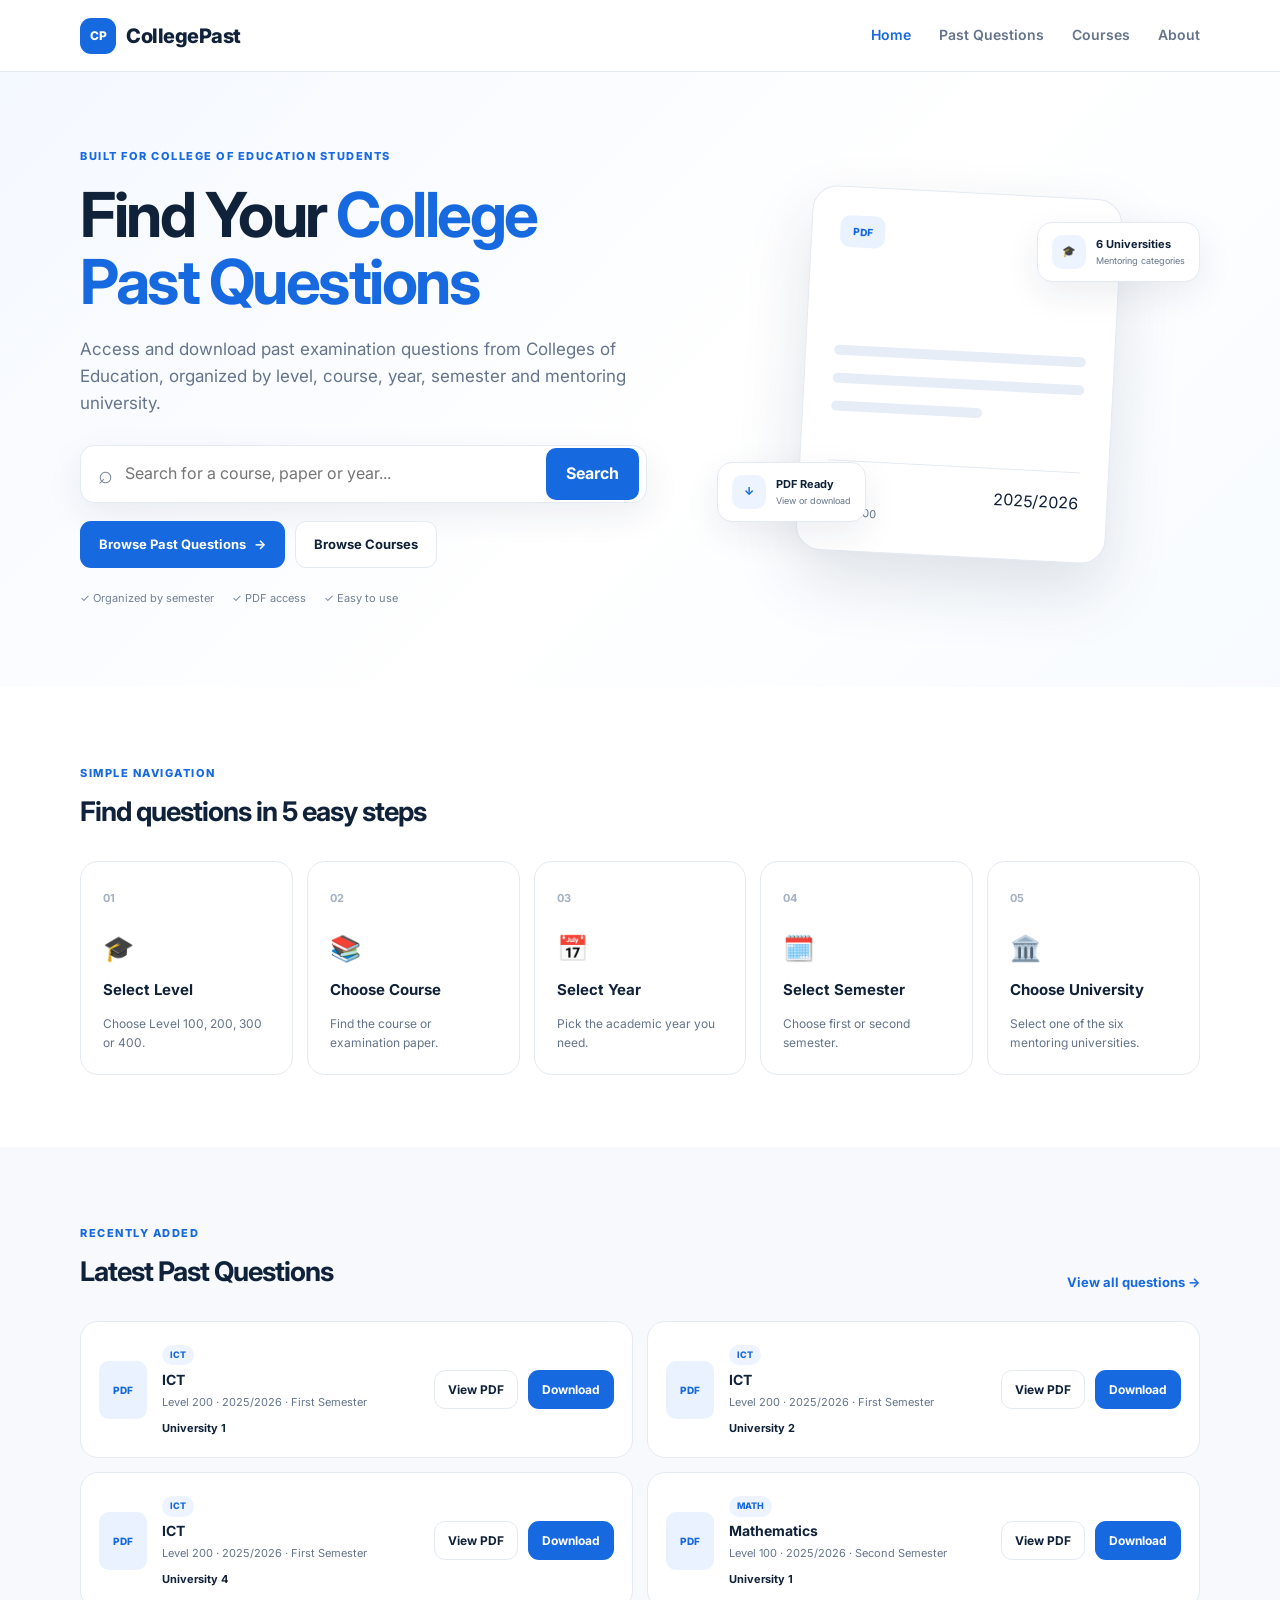
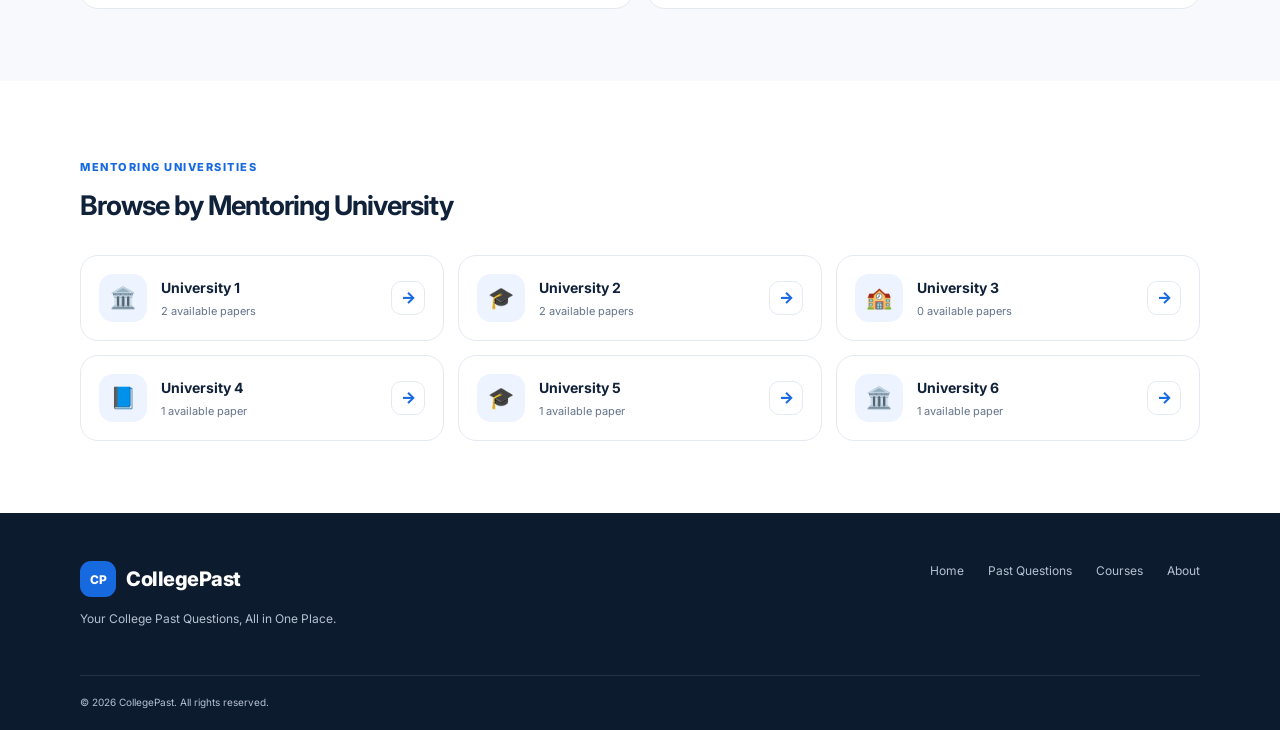
<file: index.html>
<!DOCTYPE html>
<html lang="en">
<head>
  <meta charset="UTF-8">
  <meta name="viewport" content="width=device-width, initial-scale=1.0">
  <meta name="description" content="CollegePast - College of Education past examination questions in Ghana.">
  <title>CollegePast — College Past Questions</title>
  <link rel="preconnect" href="https://fonts.googleapis.com">
  <link rel="preconnect" href="https://fonts.gstatic.com" crossorigin>
  <link href="https://fonts.googleapis.com/css2?family=Inter:wght@400;500;600;700;800&display=swap" rel="stylesheet">
  <link rel="stylesheet" href="assets/css/style.css">
</head>
<body data-page="home">
  <header class="site-header">
    <nav class="navbar container">
      <a class="brand" href="index.html"><span class="brand-mark">CP</span><span>CollegePast</span></a>
      <button class="menu-toggle" aria-label="Open menu" aria-expanded="false"><span></span><span></span><span></span></button>
      <div class="nav-links">
        <a class="active" href="index.html">Home</a>
        <a href="browse.html">Past Questions</a>
        <a href="courses.html">Courses</a>
        <a href="about.html">About</a>
      </div>
    </nav>
  </header>

  <main>
    <section class="hero">
      <div class="container hero-grid">
        <div class="hero-copy">
          <span class="eyebrow">Built for College of Education students</span>
          <h1>Find Your <span>College Past Questions</span></h1>
          <p>Access and download past examination questions from Colleges of Education, organized by level, course, year, semester and mentoring university.</p>
          <form class="search-box" action="search.html">
            <span class="search-icon">⌕</span>
            <input name="q" placeholder="Search for a course, paper or year..." aria-label="Search">
            <button type="submit">Search</button>
          </form>
          <div class="hero-actions">
            <a class="btn btn-primary" href="browse.html">Browse Past Questions <span>→</span></a>
            <a class="btn btn-secondary" href="courses.html">Browse Courses</a>
          </div>
          <div class="trust-row"><span>✓ Organized by semester</span><span>✓ PDF access</span><span>✓ Easy to use</span></div>
        </div>
        <div class="hero-visual">
          <div class="hero-card main">
            <div class="visual-top"><span class="pdf-badge">PDF</span><span class="dots">•••</span></div>
            <div class="document-lines"><i></i><i></i><i class="short"></i></div>
            <div class="visual-meta"><div><strong>ICT</strong><small>Level 200</small></div><span>2025/2026</span></div>
          </div>
          <div class="floating-card university-float"><span class="icon-box">🎓</span><div><strong>6 Universities</strong><small>Mentoring categories</small></div></div>
          <div class="floating-card download-float"><span class="icon-box">↓</span><div><strong>PDF Ready</strong><small>View or download</small></div></div>
        </div>
      </div>
    </section>

    <section class="section">
      <div class="container">
        <div class="section-heading"><div><span class="eyebrow">Simple navigation</span><h2>Find questions in 5 easy steps</h2></div></div>
        <div class="steps-grid">
          <div class="step"><b>01</b><span>🎓</span><h3>Select Level</h3><p>Choose Level 100, 200, 300 or 400.</p></div>
          <div class="step"><b>02</b><span>📚</span><h3>Choose Course</h3><p>Find the course or examination paper.</p></div>
          <div class="step"><b>03</b><span>📅</span><h3>Select Year</h3><p>Pick the academic year you need.</p></div>
          <div class="step"><b>04</b><span>🗓️</span><h3>Select Semester</h3><p>Choose first or second semester.</p></div>
          <div class="step"><b>05</b><span>🏛️</span><h3>Choose University</h3><p>Select one of the six mentoring universities.</p></div>
        </div>
      </div>
    </section>

    <section class="section section-muted">
      <div class="container">
        <div class="section-heading"><div><span class="eyebrow">Recently added</span><h2>Latest Past Questions</h2></div><a class="text-link" href="browse.html">View all questions →</a></div>
        <div id="latestQuestions" class="cards-grid"></div>
      </div>
    </section>

    <section class="section">
      <div class="container">
        <div class="section-heading"><div><span class="eyebrow">Mentoring universities</span><h2>Browse by Mentoring University</h2></div></div>
        <div id="homeUniversities" class="university-grid"></div>
      </div>
    </section>
  </main>

  <footer class="footer"><div class="container footer-grid"><div><a class="brand footer-brand" href="index.html"><span class="brand-mark">CP</span><span>CollegePast</span></a><p>Your College Past Questions, All in One Place.</p></div><div class="footer-links"><a href="index.html">Home</a><a href="browse.html">Past Questions</a><a href="courses.html">Courses</a><a href="about.html">About</a></div></div><div class="container copyright">© 2026 CollegePast. All rights reserved.</div></footer>
  <script src="assets/js/data.js"></script><script src="assets/js/app.js"></script>
</body>
</html>
</file>
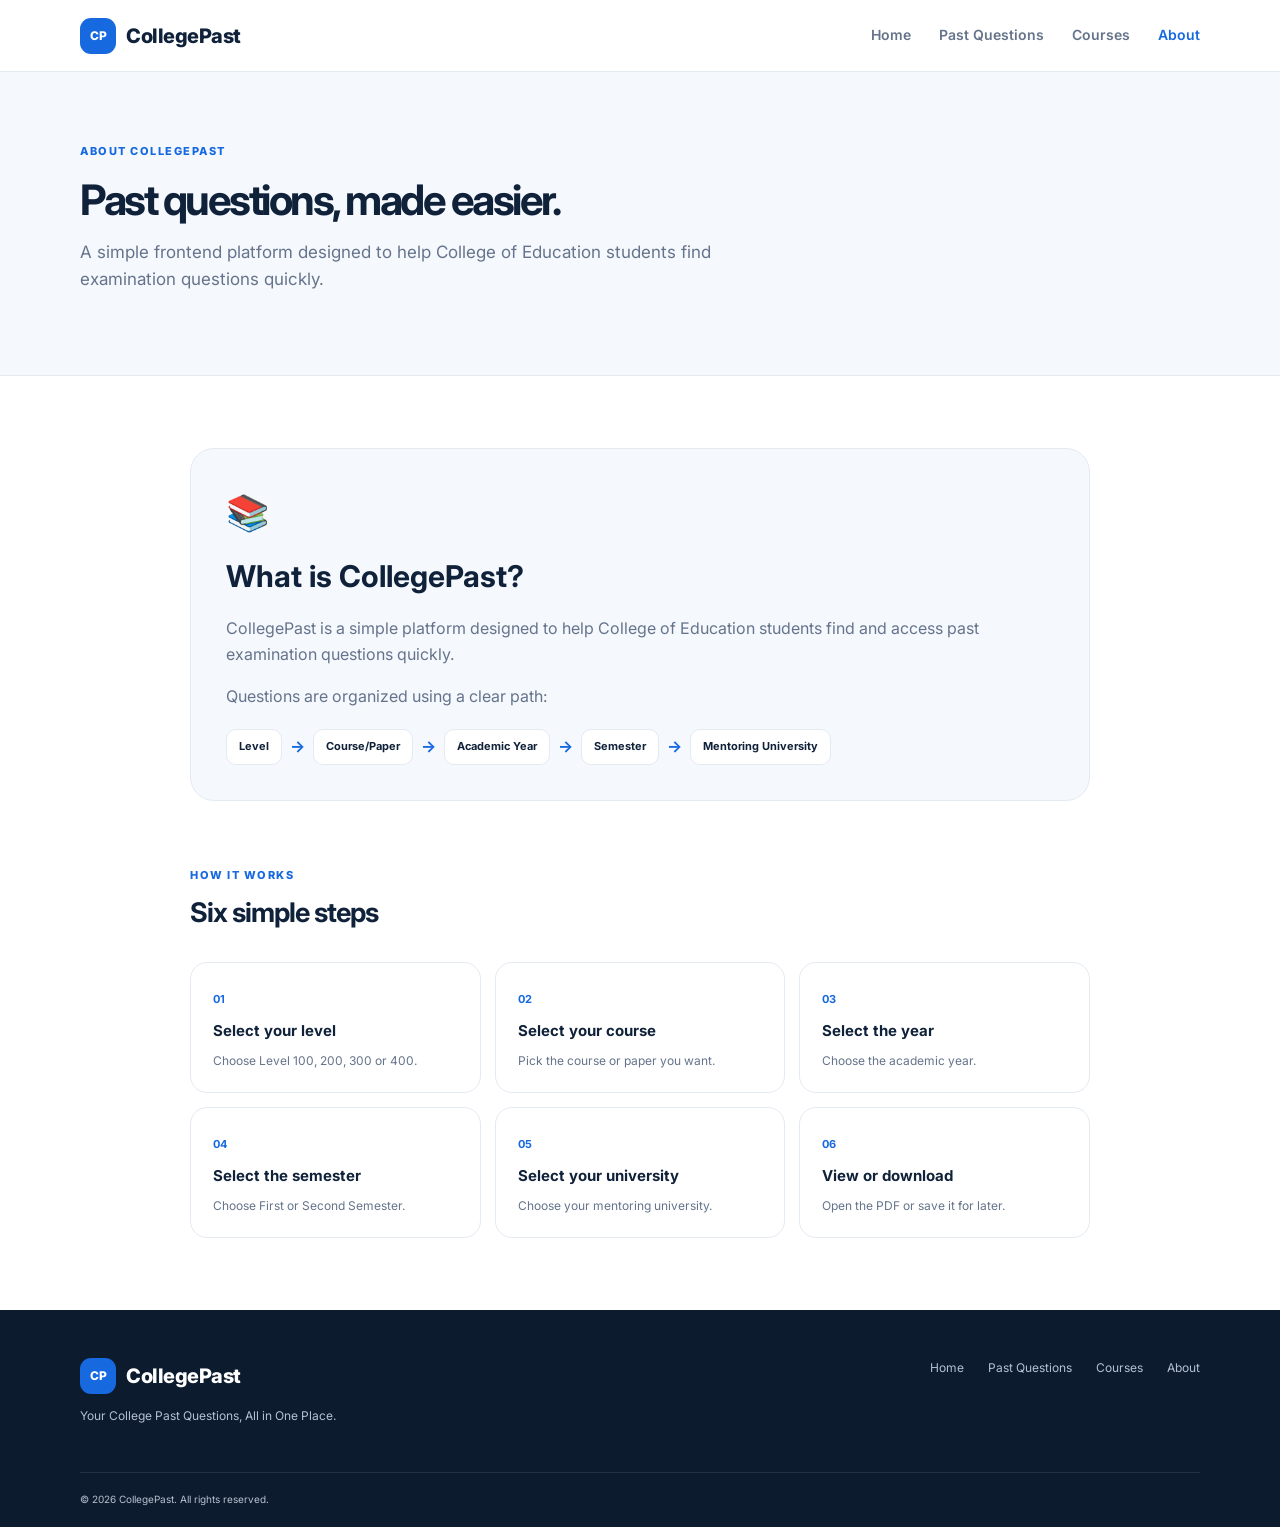
<file: about.html>
<!DOCTYPE html>
<html lang="en"><head><meta charset="UTF-8"><meta name="viewport" content="width=device-width, initial-scale=1.0"><title>About — CollegePast</title><link rel="preconnect" href="https://fonts.googleapis.com"><link rel="preconnect" href="https://fonts.gstatic.com" crossorigin><link href="https://fonts.googleapis.com/css2?family=Inter:wght@400;500;600;700;800&display=swap" rel="stylesheet"><link rel="stylesheet" href="assets/css/style.css"></head>
<body data-page="about"><header class="site-header"><nav class="navbar container"><a class="brand" href="index.html"><span class="brand-mark">CP</span><span>CollegePast</span></a><button class="menu-toggle" aria-label="Open menu"><span></span><span></span><span></span></button><div class="nav-links"><a href="index.html">Home</a><a href="browse.html">Past Questions</a><a href="courses.html">Courses</a><a class="active" href="about.html">About</a></div></nav></header>
<main><section class="page-hero"><div class="container"><span class="eyebrow">About CollegePast</span><h1>Past questions, made easier.</h1><p>A simple frontend platform designed to help College of Education students find examination questions quickly.</p></div></section>
<section class="section"><div class="container narrow"><div class="about-panel"><span class="big-icon">📚</span><h2>What is CollegePast?</h2><p>CollegePast is a simple platform designed to help College of Education students find and access past examination questions quickly.</p><p>Questions are organized using a clear path:</p><div class="flow"><span>Level</span><b>→</b><span>Course/Paper</span><b>→</b><span>Academic Year</span><b>→</b><span>Semester</span><b>→</b><span>Mentoring University</span></div></div>
<div class="section-heading inner-heading"><div><span class="eyebrow">How it works</span><h2>Six simple steps</h2></div></div><div class="how-grid"><div><b>01</b><h3>Select your level</h3><p>Choose Level 100, 200, 300 or 400.</p></div><div><b>02</b><h3>Select your course</h3><p>Pick the course or paper you want.</p></div><div><b>03</b><h3>Select the year</h3><p>Choose the academic year.</p></div><div><b>04</b><h3>Select the semester</h3><p>Choose First or Second Semester.</p></div><div><b>05</b><h3>Select your university</h3><p>Choose your mentoring university.</p></div><div><b>06</b><h3>View or download</h3><p>Open the PDF or save it for later.</p></div></div></div></section></main>
<footer class="footer"><div class="container footer-grid"><div><a class="brand footer-brand" href="index.html"><span class="brand-mark">CP</span><span>CollegePast</span></a><p>Your College Past Questions, All in One Place.</p></div><div class="footer-links"><a href="index.html">Home</a><a href="browse.html">Past Questions</a><a href="courses.html">Courses</a><a href="about.html">About</a></div></div><div class="container copyright">© 2026 CollegePast. All rights reserved.</div></footer><script src="assets/js/app.js"></script></body></html>
</file>
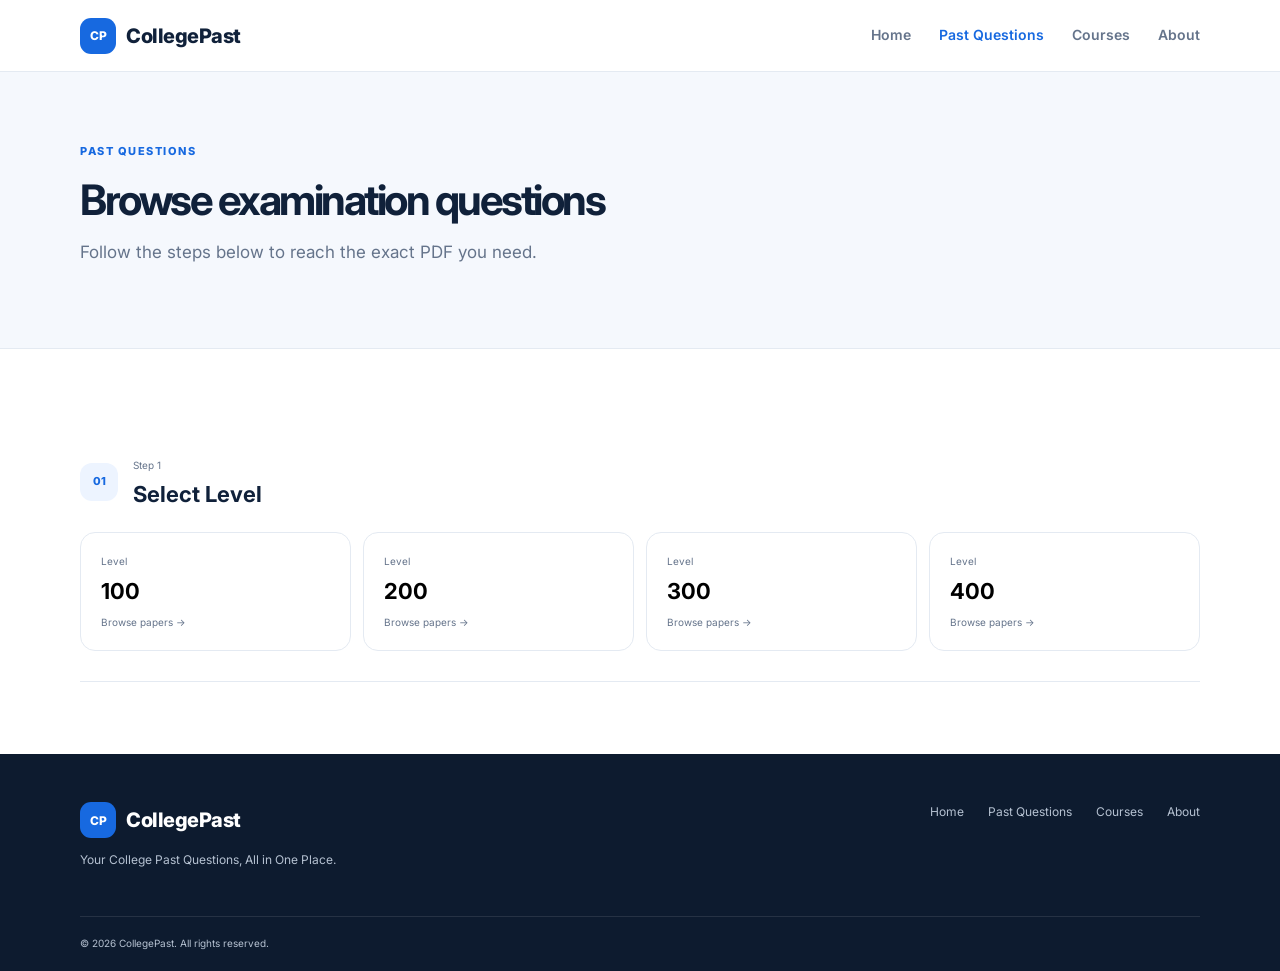
<file: browse.html>
<!DOCTYPE html>
<html lang="en"><head>
<meta charset="UTF-8"><meta name="viewport" content="width=device-width, initial-scale=1.0">
<title>Browse Past Questions — CollegePast</title><link rel="preconnect" href="https://fonts.googleapis.com"><link rel="preconnect" href="https://fonts.gstatic.com" crossorigin><link href="https://fonts.googleapis.com/css2?family=Inter:wght@400;500;600;700;800&display=swap" rel="stylesheet"><link rel="stylesheet" href="assets/css/style.css">
</head><body data-page="browse">
<header class="site-header"><nav class="navbar container"><a class="brand" href="index.html"><span class="brand-mark">CP</span><span>CollegePast</span></a><button class="menu-toggle" aria-label="Open menu"><span></span><span></span><span></span></button><div class="nav-links"><a href="index.html">Home</a><a class="active" href="browse.html">Past Questions</a><a href="courses.html">Courses</a><a href="about.html">About</a></div></nav></header>
<main><section class="page-hero"><div class="container"><span class="eyebrow">Past Questions</span><h1>Browse examination questions</h1><p>Follow the steps below to reach the exact PDF you need.</p></div></section>
<section class="section"><div class="container">
<div class="browse-step"><div class="step-title"><span>01</span><div><small>Step 1</small><h2>Select Level</h2></div></div><div id="levels" class="option-grid"></div></div>
<div id="courseStep" class="browse-step hidden"><div class="step-title"><span>02</span><div><small>Step 2</small><h2>Select Course / Paper</h2></div></div><div id="browseCourses" class="cards-grid"></div></div>
<div id="yearStep" class="browse-step hidden"><div class="step-title"><span>03</span><div><small>Step 3</small><h2>Select Academic Year</h2></div></div><div id="years" class="option-grid"></div></div>
<div id="semesterStep" class="browse-step hidden"><div class="step-title"><span>04</span><div><small>Step 4</small><h2>Select Semester</h2></div></div><div id="semesters" class="option-grid two"></div></div>
<div id="universityStep" class="browse-step hidden"><div class="step-title"><span>05</span><div><small>Step 5</small><h2>Select Mentoring University</h2></div></div><div id="browseUniversities" class="university-grid"></div></div>
</div></section></main>
<footer class="footer"><div class="container footer-grid"><div><a class="brand footer-brand" href="index.html"><span class="brand-mark">CP</span><span>CollegePast</span></a><p>Your College Past Questions, All in One Place.</p></div><div class="footer-links"><a href="index.html">Home</a><a href="browse.html">Past Questions</a><a href="courses.html">Courses</a><a href="about.html">About</a></div></div><div class="container copyright">© 2026 CollegePast. All rights reserved.</div></footer>
<script src="assets/js/data.js"></script><script src="assets/js/app.js"></script></body></html>
</file>
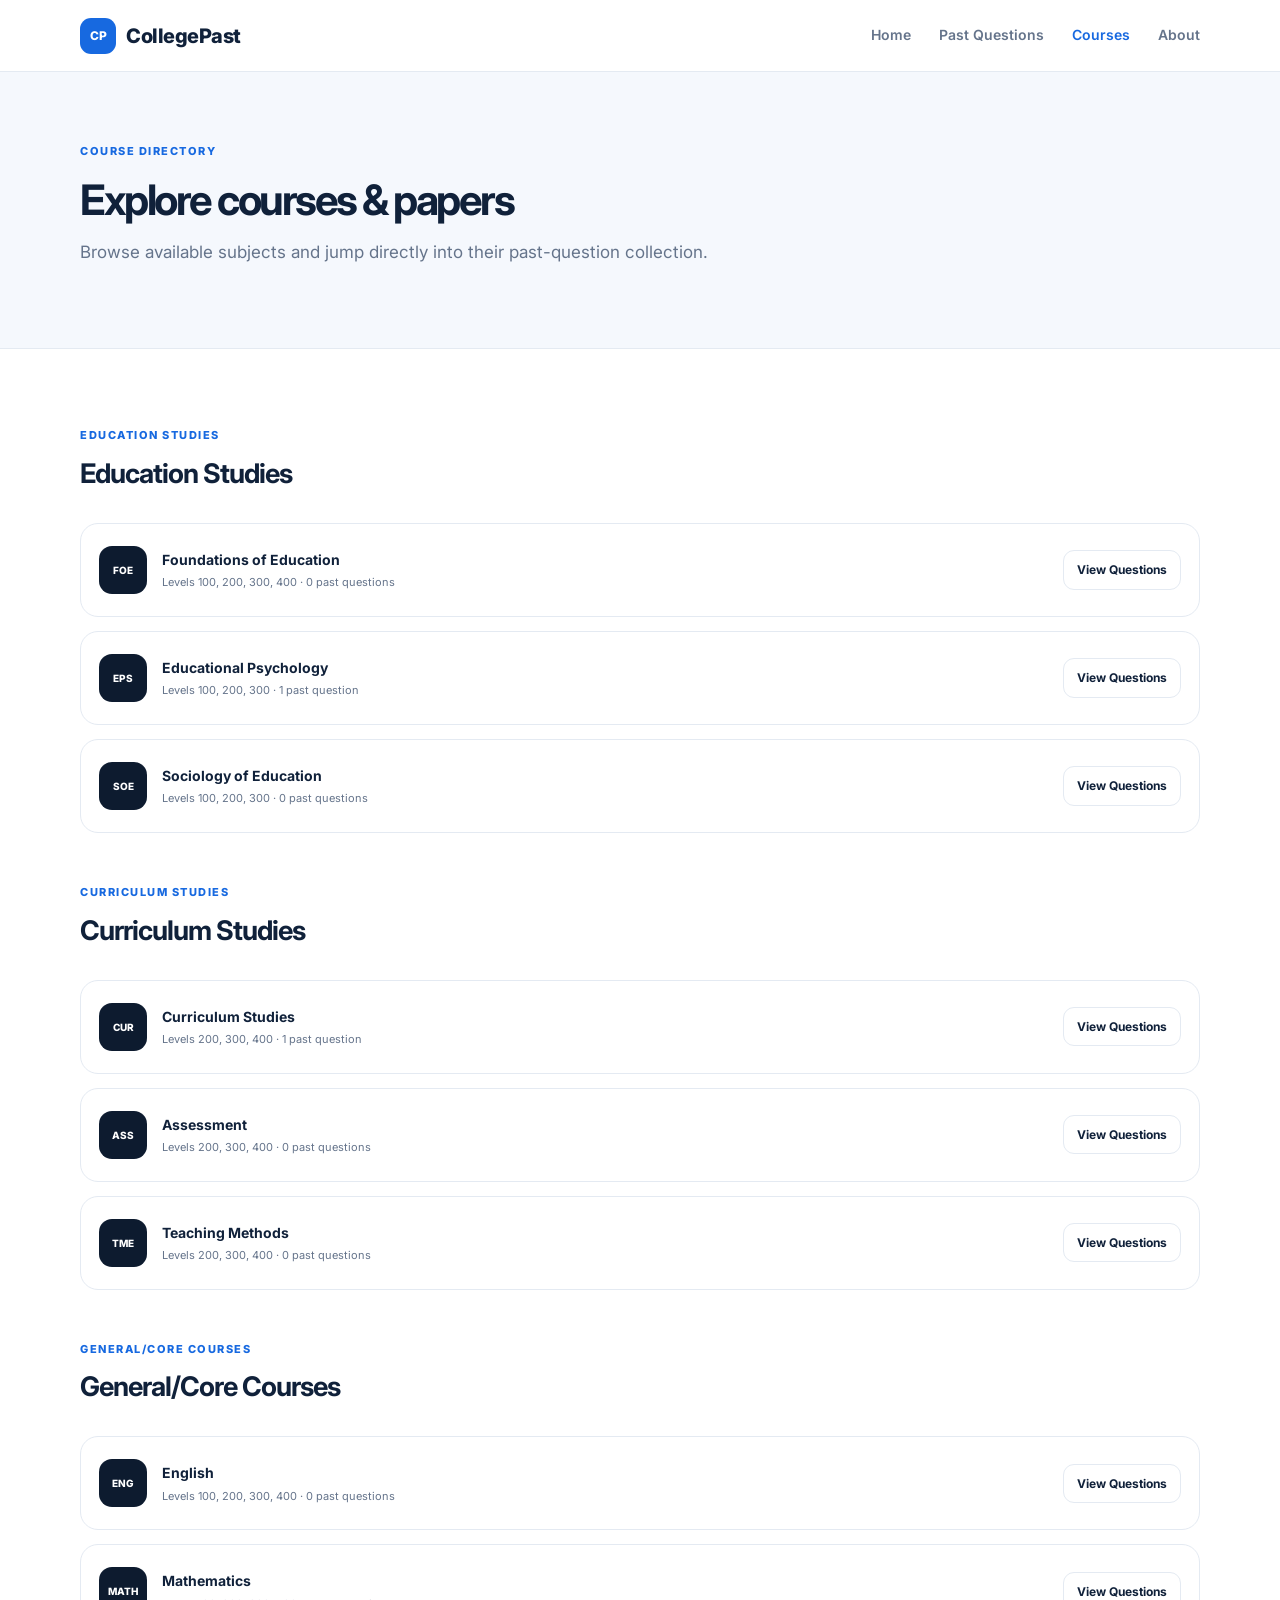
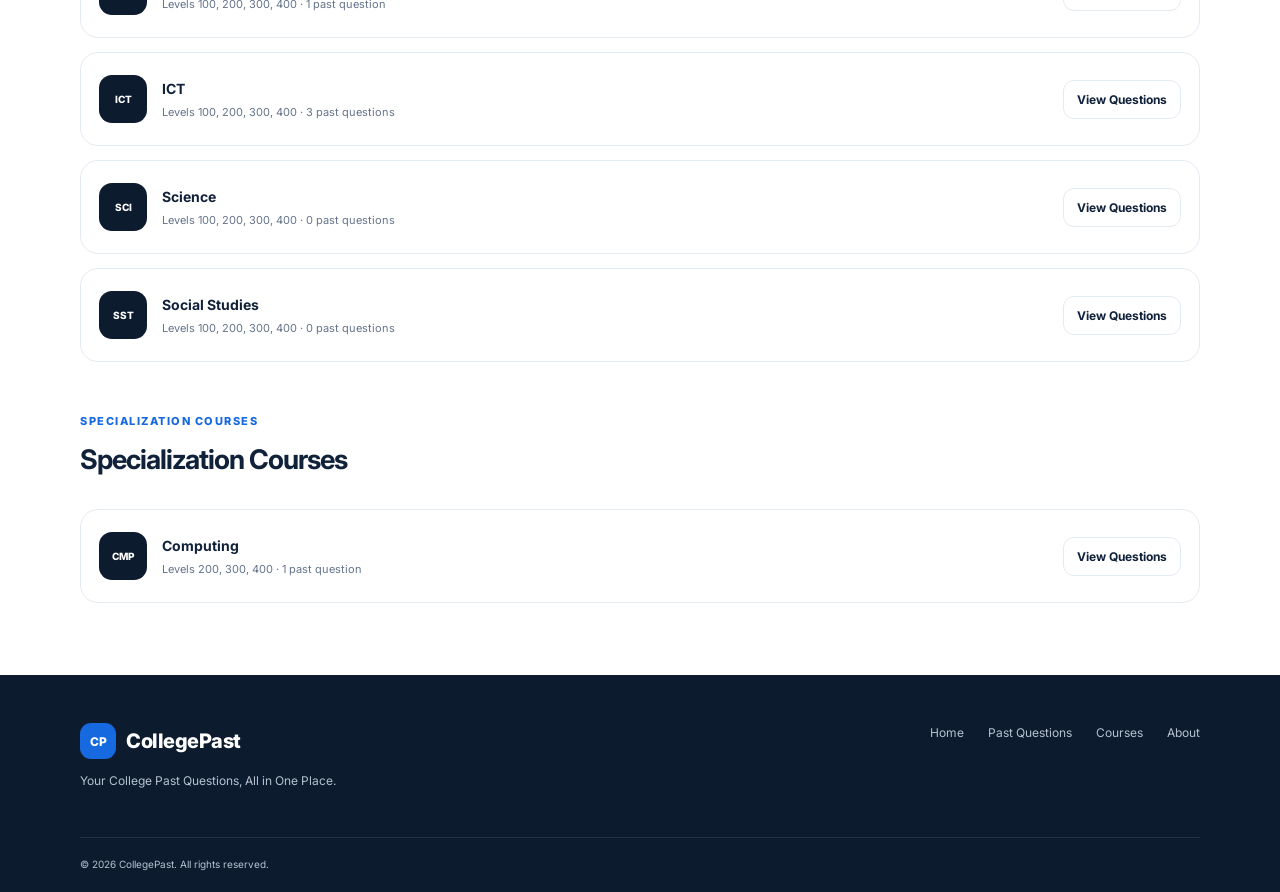
<file: courses.html>
<!DOCTYPE html>
<html lang="en"><head><meta charset="UTF-8"><meta name="viewport" content="width=device-width, initial-scale=1.0"><title>Courses — CollegePast</title><link rel="preconnect" href="https://fonts.googleapis.com"><link rel="preconnect" href="https://fonts.gstatic.com" crossorigin><link href="https://fonts.googleapis.com/css2?family=Inter:wght@400;500;600;700;800&display=swap" rel="stylesheet"><link rel="stylesheet" href="assets/css/style.css"></head>
<body data-page="courses"><header class="site-header"><nav class="navbar container"><a class="brand" href="index.html"><span class="brand-mark">CP</span><span>CollegePast</span></a><button class="menu-toggle" aria-label="Open menu"><span></span><span></span><span></span></button><div class="nav-links"><a href="index.html">Home</a><a href="browse.html">Past Questions</a><a class="active" href="courses.html">Courses</a><a href="about.html">About</a></div></nav></header>
<main><section class="page-hero"><div class="container"><span class="eyebrow">Course Directory</span><h1>Explore courses & papers</h1><p>Browse available subjects and jump directly into their past-question collection.</p></div></section><section class="section"><div class="container"><div id="courseDirectory" class="course-directory"></div></div></section></main>
<footer class="footer"><div class="container footer-grid"><div><a class="brand footer-brand" href="index.html"><span class="brand-mark">CP</span><span>CollegePast</span></a><p>Your College Past Questions, All in One Place.</p></div><div class="footer-links"><a href="index.html">Home</a><a href="browse.html">Past Questions</a><a href="courses.html">Courses</a><a href="about.html">About</a></div></div><div class="container copyright">© 2026 CollegePast. All rights reserved.</div></footer><script src="assets/js/data.js"></script><script src="assets/js/app.js"></script></body></html>
</file>
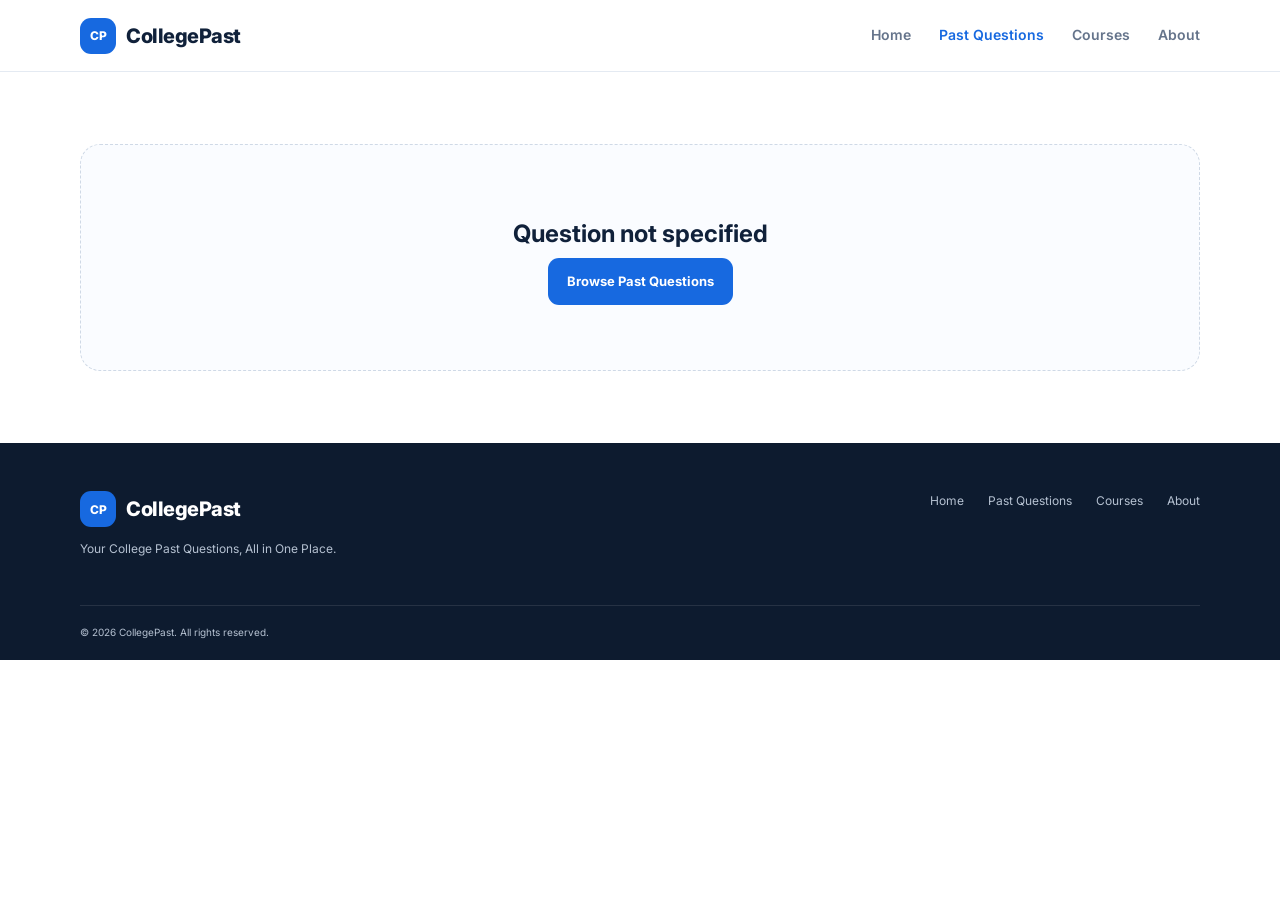
<file: question.html>
<!DOCTYPE html>
<html lang="en"><head><meta charset="UTF-8"><meta name="viewport" content="width=device-width, initial-scale=1.0"><title>Past Question — CollegePast</title><link rel="preconnect" href="https://fonts.googleapis.com"><link rel="preconnect" href="https://fonts.gstatic.com" crossorigin><link href="https://fonts.googleapis.com/css2?family=Inter:wght@400;500;600;700;800&display=swap" rel="stylesheet"><link rel="stylesheet" href="assets/css/style.css"></head>
<body data-page="question"><header class="site-header"><nav class="navbar container"><a class="brand" href="index.html"><span class="brand-mark">CP</span><span>CollegePast</span></a><button class="menu-toggle" aria-label="Open menu"><span></span><span></span><span></span></button><div class="nav-links"><a href="index.html">Home</a><a class="active" href="browse.html">Past Questions</a><a href="courses.html">Courses</a><a href="about.html">About</a></div></nav></header>
<main><section class="section"><div class="container" id="questionPage"></div></section></main>
<footer class="footer"><div class="container footer-grid"><div><a class="brand footer-brand" href="index.html"><span class="brand-mark">CP</span><span>CollegePast</span></a><p>Your College Past Questions, All in One Place.</p></div><div class="footer-links"><a href="index.html">Home</a><a href="browse.html">Past Questions</a><a href="courses.html">Courses</a><a href="about.html">About</a></div></div><div class="container copyright">© 2026 CollegePast. All rights reserved.</div></footer><script src="assets/js/data.js"></script><script src="assets/js/app.js"></script></body></html>
</file>
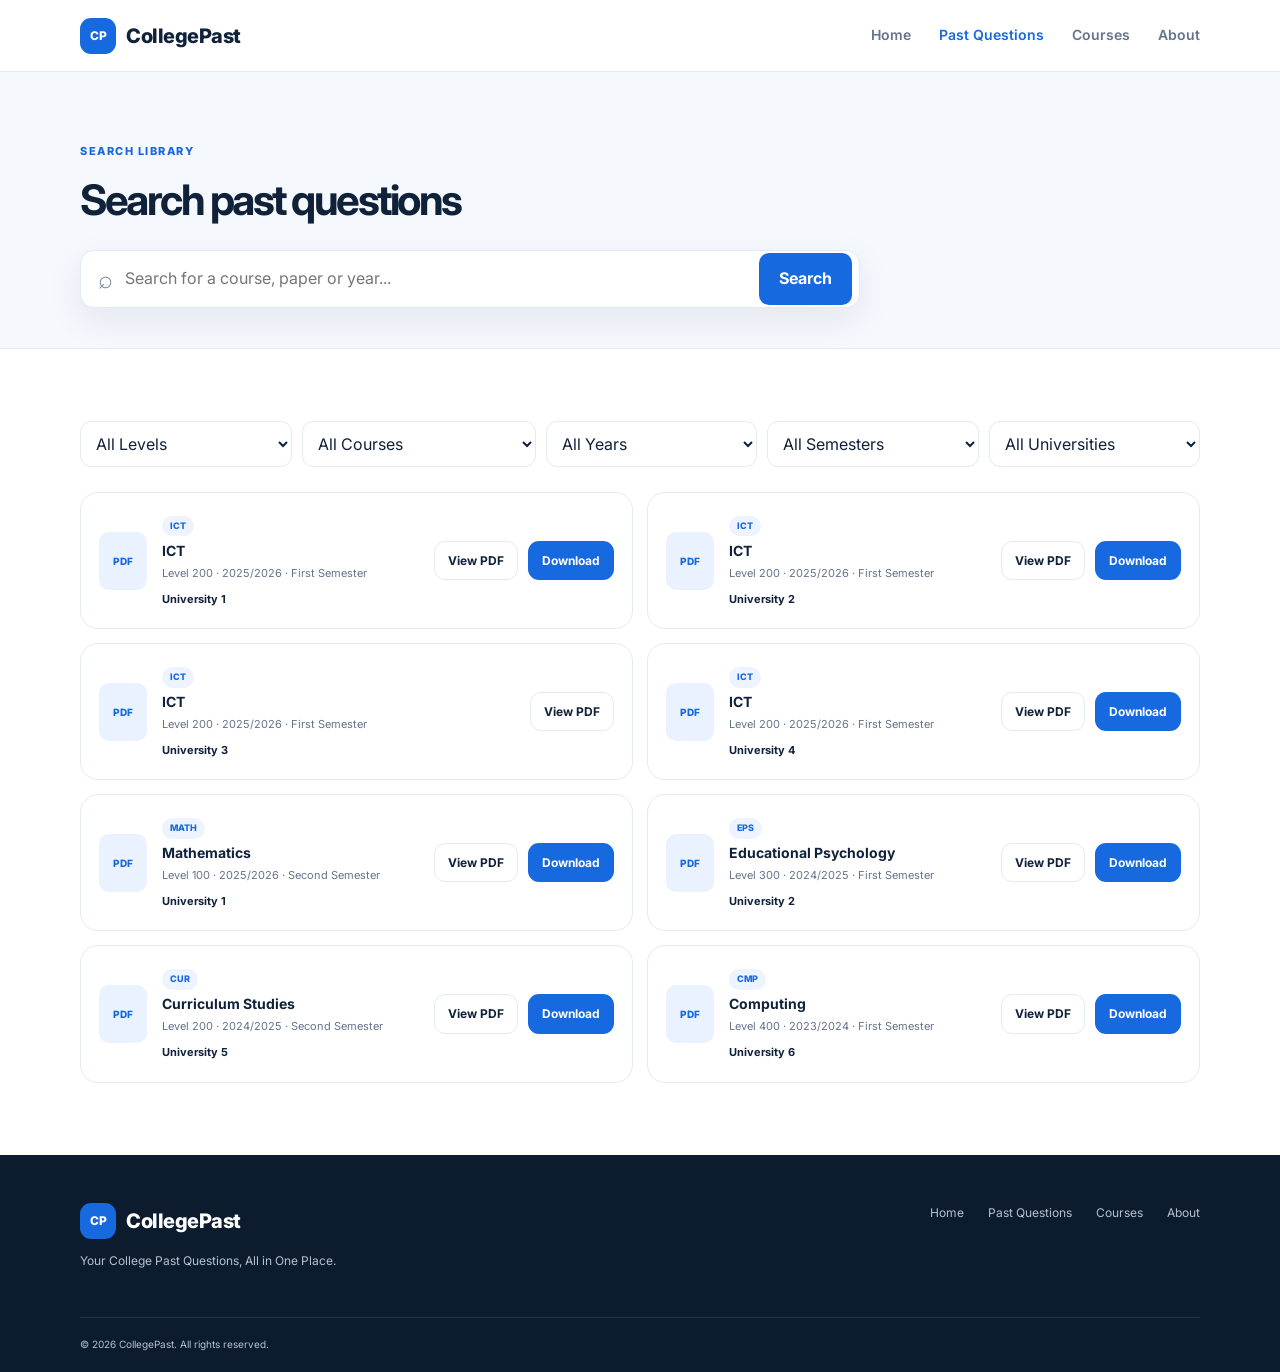
<file: search.html>
<!DOCTYPE html>
<html lang="en"><head><meta charset="UTF-8"><meta name="viewport" content="width=device-width, initial-scale=1.0"><title>Search — CollegePast</title><link rel="preconnect" href="https://fonts.googleapis.com"><link rel="preconnect" href="https://fonts.gstatic.com" crossorigin><link href="https://fonts.googleapis.com/css2?family=Inter:wght@400;500;600;700;800&display=swap" rel="stylesheet"><link rel="stylesheet" href="assets/css/style.css"></head>
<body data-page="search"><header class="site-header"><nav class="navbar container"><a class="brand" href="index.html"><span class="brand-mark">CP</span><span>CollegePast</span></a><button class="menu-toggle" aria-label="Open menu"><span></span><span></span><span></span></button><div class="nav-links"><a href="index.html">Home</a><a class="active" href="browse.html">Past Questions</a><a href="courses.html">Courses</a><a href="about.html">About</a></div></nav></header>
<main><section class="page-hero compact"><div class="container"><span class="eyebrow">Search Library</span><h1>Search past questions</h1><form id="searchForm" class="search-box large"><span class="search-icon">⌕</span><input id="searchInput" placeholder="Search for a course, paper or year..." aria-label="Search"><button>Search</button></form></div></section>
<section class="section"><div class="container"><div class="filters"><select id="filterLevel"><option value="">All Levels</option><option>100</option><option>200</option><option>300</option><option>400</option></select><select id="filterCourse"><option value="">All Courses</option></select><select id="filterYear"><option value="">All Years</option><option>2025/2026</option><option>2024/2025</option><option>2023/2024</option><option>2022/2023</option></select><select id="filterSemester"><option value="">All Semesters</option><option>First Semester</option><option>Second Semester</option></select><select id="filterUniversity"><option value="">All Universities</option><option>University 1</option><option>University 2</option><option>University 3</option><option>University 4</option><option>University 5</option><option>University 6</option></select></div><div id="searchResults" class="results-grid"></div></div></section></main>
<footer class="footer"><div class="container footer-grid"><div><a class="brand footer-brand" href="index.html"><span class="brand-mark">CP</span><span>CollegePast</span></a><p>Your College Past Questions, All in One Place.</p></div><div class="footer-links"><a href="index.html">Home</a><a href="browse.html">Past Questions</a><a href="courses.html">Courses</a><a href="about.html">About</a></div></div><div class="container copyright">© 2026 CollegePast. All rights reserved.</div></footer><script src="assets/js/data.js"></script><script src="assets/js/app.js"></script></body></html>
</file>
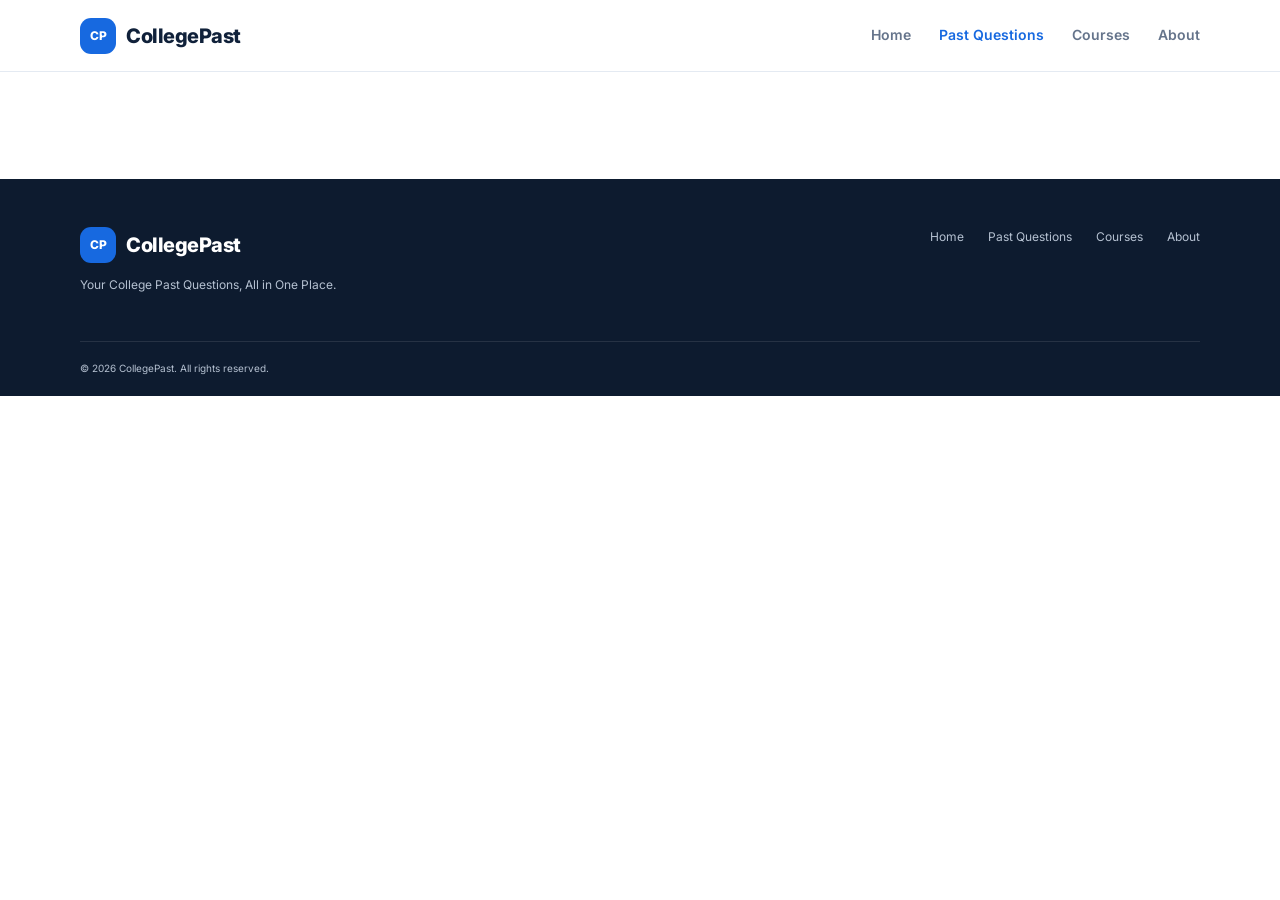
<file: viewer.html>
<!DOCTYPE html>
<html lang="en"><head><meta charset="UTF-8"><meta name="viewport" content="width=device-width, initial-scale=1.0"><title>PDF Viewer — CollegePast</title><link rel="preconnect" href="https://fonts.googleapis.com"><link rel="preconnect" href="https://fonts.gstatic.com" crossorigin><link href="https://fonts.googleapis.com/css2?family=Inter:wght@400;500;600;700;800&display=swap" rel="stylesheet"><link rel="stylesheet" href="assets/css/style.css"></head>
<body data-page="viewer"><header class="site-header"><nav class="navbar container"><a class="brand" href="index.html"><span class="brand-mark">CP</span><span>CollegePast</span></a><button class="menu-toggle" aria-label="Open menu"><span></span><span></span><span></span></button><div class="nav-links"><a href="index.html">Home</a><a class="active" href="browse.html">Past Questions</a><a href="courses.html">Courses</a><a href="about.html">About</a></div></nav></header>
<main><section class="section viewer-section"><div class="container" id="viewerPage"></div></section></main>
<footer class="footer"><div class="container footer-grid"><div><a class="brand footer-brand" href="index.html"><span class="brand-mark">CP</span><span>CollegePast</span></a><p>Your College Past Questions, All in One Place.</p></div><div class="footer-links"><a href="index.html">Home</a><a href="browse.html">Past Questions</a><a href="courses.html">Courses</a><a href="about.html">About</a></div></div><div class="container copyright">© 2026 CollegePast. All rights reserved.</div></footer><script src="assets/js/data.js"></script><script src="assets/js/app.js"></script></body></html>
</file>
<file: assets/css/style.css>
:root{--primary:#1769e0;--primary-dark:#0e4fae;--ink:#10213a;--muted:#65748b;--line:#e4eaf2;--bg:#f7f9fc;--white:#fff;--radius:18px;--shadow:0 12px 35px rgba(20,43,77,.08)}
*{box-sizing:border-box}html{scroll-behavior:smooth}body{margin:0;font-family:Inter,system-ui,sans-serif;color:var(--ink);background:var(--white);line-height:1.6}a{text-decoration:none;color:inherit}button,input,select{font:inherit}.container{width:min(1120px,calc(100% - 32px));margin:auto}.site-header{height:72px;border-bottom:1px solid var(--line);background:rgba(255,255,255,.94);position:sticky;top:0;z-index:20;backdrop-filter:blur(12px)}.navbar{height:100%;display:flex;align-items:center;justify-content:space-between}.brand{display:flex;align-items:center;gap:10px;font-weight:800;font-size:20px;letter-spacing:-.5px}.brand-mark{display:grid;place-items:center;width:36px;height:36px;border-radius:11px;background:var(--primary);color:white;font-size:12px}.nav-links{display:flex;gap:28px;align-items:center;font-size:14px;font-weight:600;color:var(--muted)}.nav-links a{padding:8px 0}.nav-links a:hover,.nav-links a.active{color:var(--primary)}.menu-toggle{display:none;background:none;border:0;padding:8px}.menu-toggle span{display:block;width:23px;height:2px;background:var(--ink);margin:5px;border-radius:3px}
.hero{background:linear-gradient(135deg,#f4f8ff 0%,#fff 55%,#f7fbff 100%);padding:70px 0 80px;overflow:hidden}.hero-grid{display:grid;grid-template-columns:1.08fr .92fr;gap:70px;align-items:center}.eyebrow{text-transform:uppercase;letter-spacing:1.5px;color:var(--primary);font-size:11px;font-weight:800}.hero h1,.page-hero h1{font-size:clamp(38px,6vw,62px);line-height:1.08;letter-spacing:-2.5px;margin:14px 0 20px}.hero h1 span{color:var(--primary)}.hero-copy>p,.page-hero p{font-size:17px;color:var(--muted);max-width:650px}.search-box{height:58px;display:flex;align-items:center;gap:10px;background:white;border:1px solid var(--line);box-shadow:var(--shadow);border-radius:14px;padding:6px 7px;margin:28px 0 18px}.search-box input{border:0;outline:0;flex:1;min-width:0;color:var(--ink);background:transparent}.search-icon{font-size:25px;color:#7b899d;padding-left:10px}.search-box button{border:0;border-radius:10px;background:var(--primary);color:white;padding:13px 20px;font-weight:700;cursor:pointer}.hero-actions,.card-actions{display:flex;gap:10px;flex-wrap:wrap}.btn{display:inline-flex;align-items:center;justify-content:center;gap:8px;border:1px solid transparent;border-radius:11px;padding:12px 18px;font-weight:700;font-size:13px;cursor:pointer;transition:.2s}.btn-primary{background:var(--primary);color:#fff}.btn-primary:hover{background:var(--primary-dark);transform:translateY(-1px)}.btn-secondary{background:#fff;border-color:var(--line);color:var(--ink)}.btn-secondary:hover{border-color:#b9c8dc;background:#f9fbff}.btn-small{padding:9px 13px;font-size:12px}.trust-row{display:flex;gap:18px;flex-wrap:wrap;color:#728097;font-size:11px;margin-top:22px}.hero-visual{min-height:360px;position:relative;display:grid;place-items:center}.hero-card{width:min(310px,80%);height:365px;border-radius:25px;background:white;border:1px solid var(--line);box-shadow:0 28px 65px rgba(20,43,77,.13);padding:28px;transform:rotate(3deg);display:flex;flex-direction:column;justify-content:space-between}.visual-top{display:flex;justify-content:space-between}.pdf-badge,.pdf-icon{display:grid;place-items:center;background:#eaf2ff;color:var(--primary);font-weight:800;border-radius:10px}.pdf-badge{width:45px;height:32px;font-size:10px}.dots{color:#a4afbf}.document-lines{margin-top:50px}.document-lines i{display:block;height:10px;background:#e7edf6;border-radius:8px;margin:18px 0}.document-lines i.short{width:60%}.visual-meta{border-top:1px solid var(--line);padding-top:18px;display:flex;justify-content:space-between}.visual-meta strong,.visual-meta small{display:block}.visual-meta small{color:var(--muted);font-size:11px}.floating-card{position:absolute;background:white;border:1px solid var(--line);box-shadow:var(--shadow);border-radius:15px;padding:12px 14px;display:flex;gap:10px;align-items:center;font-size:11px}.floating-card strong,.floating-card small{display:block}.floating-card small{color:var(--muted);font-size:9px}.university-float{top:30px;right:0}.download-float{bottom:35px;left:0}.icon-box{display:grid;place-items:center;background:#edf4ff;color:var(--primary);width:34px;height:34px;border-radius:10px;font-weight:800}
.section{padding:72px 0}.section-muted{background:var(--bg)}.section-heading{display:flex;justify-content:space-between;align-items:end;gap:20px;margin-bottom:28px}.section-heading h2{margin:5px 0 0;font-size:27px;letter-spacing:-1px}.text-link{color:var(--primary);font-weight:700;font-size:13px}.steps-grid{display:grid;grid-template-columns:repeat(5,1fr);gap:14px}.step{border:1px solid var(--line);border-radius:var(--radius);padding:22px;background:white;position:relative}.step>b{font-size:11px;color:#a4b1c2}.step>span{display:block;font-size:25px;margin:18px 0 10px}.step h3{font-size:15px;margin:0}.step p{font-size:12px;color:var(--muted);margin-bottom:0}.cards-grid{display:grid;grid-template-columns:repeat(2,1fr);gap:14px}.question-card,.course-card{border:1px solid var(--line);border-radius:var(--radius);padding:18px;background:#fff;display:flex;gap:15px;align-items:center;transition:.2s}.question-card:hover,.course-card:hover,.university-card:hover{box-shadow:var(--shadow);transform:translateY(-2px)}.pdf-icon{width:48px;height:58px;flex:0 0 auto;font-size:10px}.pdf-icon.large{width:60px;height:72px;font-size:11px}.question-info{min-width:0;flex:1}.question-info h3,.course-card h3,.university-card h3{font-size:14px;margin:3px 0}.question-info p,.course-card p,.university-card p{font-size:11px;color:var(--muted);margin:2px 0}.question-info strong{font-size:11px}.tag{display:inline-block;font-size:9px;font-weight:800;color:var(--primary);background:#edf4ff;border-radius:20px;padding:3px 8px}.university-grid{display:grid;grid-template-columns:repeat(3,1fr);gap:14px}.university-card{border:1px solid var(--line);border-radius:var(--radius);padding:18px;display:flex;align-items:center;gap:14px;background:white;transition:.2s}.uni-icon{display:grid;place-items:center;width:48px;height:48px;border-radius:14px;background:#edf4ff;font-size:21px;flex:0 0 auto}.university-card>div:nth-child(2){flex:1}.icon-button{width:34px;height:34px;border:1px solid var(--line);border-radius:10px;display:grid;place-items:center;color:var(--primary);font-weight:800}.footer{background:#0d1b2f;color:#b5c1d1;padding:48px 0 20px}.footer-brand{color:#fff}.footer-grid{display:flex;justify-content:space-between;gap:30px}.footer p{font-size:12px}.footer-links{display:flex;gap:24px;font-size:12px}.footer-links a:hover{color:#fff}.copyright{border-top:1px solid rgba(255,255,255,.1);padding-top:18px;margin-top:35px;font-size:10px}
.page-hero{padding:65px 0;background:#f5f8fd;border-bottom:1px solid var(--line)}.page-hero h1{font-size:42px;margin-bottom:10px}.page-hero.compact{padding-bottom:40px}.search-box.large{max-width:780px;margin-bottom:0}.browse-step{padding:30px 0;border-bottom:1px solid var(--line);scroll-margin-top:90px}.browse-step:last-child{border:0}.step-title{display:flex;gap:15px;align-items:center;margin-bottom:20px}.step-title>span{display:grid;place-items:center;width:38px;height:38px;border-radius:12px;background:#edf4ff;color:var(--primary);font-size:11px;font-weight:800}.step-title small{color:var(--muted);font-size:10px}.step-title h2{margin:0;font-size:22px}.option-grid{display:grid;grid-template-columns:repeat(4,1fr);gap:12px}.option-grid.two{grid-template-columns:repeat(2,1fr)}.option-card{border:1px solid var(--line);background:white;border-radius:15px;padding:20px;text-align:left;cursor:pointer;transition:.2s}.option-card:hover{border-color:#9bbbe9;box-shadow:var(--shadow);transform:translateY(-2px)}.option-card span,.option-card em{display:block;font-size:10px;color:var(--muted);font-style:normal}.option-card strong{display:block;font-size:22px;margin:5px 0}.option-card.year strong{font-size:17px}.hidden{display:none}.course-card{min-height:94px}.course-code{width:48px;height:48px;border-radius:13px;background:#0d1b2f;color:white;display:grid;place-items:center;font-size:10px;font-weight:800;flex:0 0 auto}.course-card>div:nth-child(2){flex:1}.course-card .btn{flex:0 0 auto}.selectable{align-items:center}.course-directory{display:grid;gap:45px}.course-category .cards-grid{grid-template-columns:1fr}.course-card.directory .grow{flex:1}.narrow{max-width:900px}.about-panel{background:#f5f8fd;border:1px solid var(--line);border-radius:24px;padding:35px}.big-icon{font-size:35px}.about-panel h2{font-size:30px;margin:12px 0}.about-panel p{color:var(--muted)}.flow{display:flex;flex-wrap:wrap;align-items:center;gap:8px;margin-top:20px}.flow span{background:white;border:1px solid var(--line);border-radius:10px;padding:8px 12px;font-size:11px;font-weight:700}.flow b{color:var(--primary)}.inner-heading{margin-top:60px}.how-grid{display:grid;grid-template-columns:repeat(3,1fr);gap:14px}.how-grid>div{border:1px solid var(--line);border-radius:17px;padding:22px}.how-grid b{color:var(--primary);font-size:11px}.how-grid h3{font-size:15px;margin:8px 0}.how-grid p{font-size:12px;color:var(--muted);margin:0}.filters{display:grid;grid-template-columns:repeat(5,1fr);gap:10px;margin-bottom:25px}.filters select{border:1px solid var(--line);border-radius:11px;padding:11px;background:white;color:var(--ink);outline:none}.results-grid{display:grid;grid-template-columns:repeat(2,1fr);gap:14px}.empty-state{grid-column:1/-1;text-align:center;padding:65px 20px;border:1px dashed #cfd9e6;border-radius:20px;background:#fafcff}.empty-icon{font-size:32px;margin-bottom:8px}.empty-state h2{margin:5px 0}.empty-state p{color:var(--muted);font-size:13px}.question-header,.viewer-heading{display:flex;justify-content:space-between;align-items:end;gap:25px;margin:20px 0 30px}.question-header h1,.viewer-heading h1{font-size:36px;line-height:1.15;letter-spacing:-1.5px;margin:8px 0}.question-header p,.viewer-heading p{color:var(--muted);margin:0}.breadcrumbs{font-size:10px;color:#75849a;overflow:auto;white-space:nowrap;padding-bottom:8px}.details-grid{display:grid;grid-template-columns:repeat(5,1fr);border:1px solid var(--line);border-radius:17px;overflow:hidden;margin-bottom:25px}.details-grid>div{padding:16px;border-right:1px solid var(--line)}.details-grid>div:last-child{border:0}.details-grid span{display:block;color:var(--muted);font-size:9px;margin-bottom:4px}.details-grid strong{font-size:11px}.pdf-list-card{display:flex;align-items:center;gap:18px;border:1px solid var(--line);padding:22px;border-radius:20px;box-shadow:var(--shadow)}.pdf-list-card .grow{flex:1}.pdf-list-card h2{font-size:17px;margin:4px 0}.pdf-list-card p{font-size:11px;color:var(--muted)}.viewer-section{padding-top:35px}.viewer-details{margin-top:20px}.pdf-viewer{position:relative;min-height:680px;border:1px solid var(--line);border-radius:20px;overflow:hidden;background:#eef2f7}.pdf-viewer iframe{width:100%;height:680px;border:0;display:block}.viewer-placeholder{display:none;position:absolute;inset:0;align-items:center;justify-content:center;flex-direction:column;background:#eef2f7;text-align:center}.viewer-placeholder p{color:var(--muted);font-size:12px}.viewer-placeholder code{background:white;padding:2px 5px;border-radius:5px}
@media(max-width:900px){.hero-grid{grid-template-columns:1fr;gap:30px}.hero-visual{min-height:300px}.steps-grid{grid-template-columns:repeat(2,1fr)}.university-grid{grid-template-columns:repeat(2,1fr)}.option-grid{grid-template-columns:repeat(2,1fr)}.details-grid{grid-template-columns:repeat(2,1fr)}.details-grid>div:nth-child(2n){border-right:0}.filters{grid-template-columns:repeat(2,1fr)}.results-grid{grid-template-columns:1fr}}
@media(max-width:680px){.container{width:min(100% - 24px,1120px)}.site-header{height:64px}.menu-toggle{display:block}.nav-links{display:none;position:absolute;top:64px;left:0;right:0;background:white;border-bottom:1px solid var(--line);padding:12px;flex-direction:column;align-items:stretch;gap:2px;box-shadow:var(--shadow)}.nav-links.open{display:flex}.nav-links a{padding:12px 10px}.hero{padding:48px 0 55px}.hero h1,.page-hero h1{font-size:37px;letter-spacing:-1.7px}.hero-copy>p,.page-hero p{font-size:14px}.search-box{height:54px}.search-box button{padding:12px}.hero-actions .btn{flex:1}.hero-visual{min-height:290px}.hero-card{height:300px}.floating-card{transform:scale(.9)}.university-float{right:-5px}.download-float{left:-5px}.section{padding:52px 0}.section-heading{align-items:start;flex-direction:column}.steps-grid,.cards-grid,.university-grid,.how-grid,.results-grid{grid-template-columns:1fr}.option-grid,.option-grid.two,.filters{grid-template-columns:1fr}.question-card{align-items:flex-start;flex-wrap:wrap}.question-card .card-actions{width:100%;margin-left:63px}.course-card{align-items:flex-start;flex-wrap:wrap}.course-card .btn{margin-left:63px}.footer-grid{flex-direction:column}.footer-links{flex-wrap:wrap}.page-hero{padding:48px 0}.question-header,.viewer-heading{flex-direction:column;align-items:flex-start}.question-header h1,.viewer-heading h1{font-size:28px}.details-grid{grid-template-columns:1fr}.details-grid>div{border-right:0!important;border-bottom:1px solid var(--line)}.details-grid>div:last-child{border-bottom:0}.pdf-list-card{flex-wrap:wrap}.pdf-list-card .card-actions{width:100%}.pdf-viewer,.pdf-viewer iframe{min-height:520px;height:520px}}
</file>
